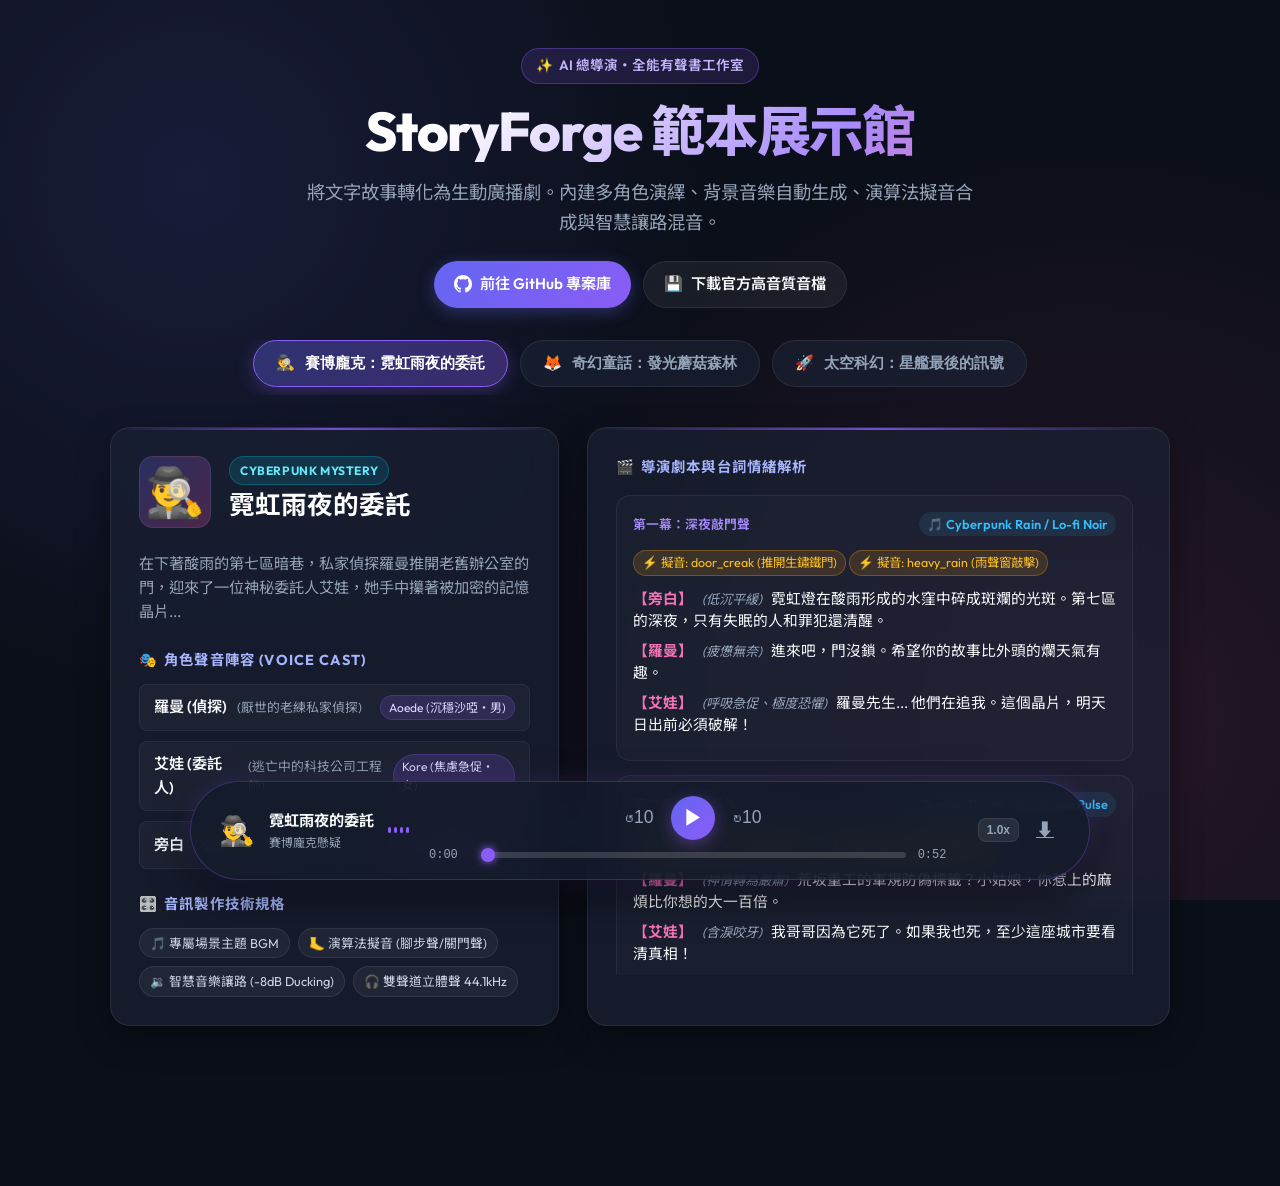
<file: docs/index.html>
<!DOCTYPE html>
<html lang="zh-TW">
<head>
  <meta charset="UTF-8">
  <meta name="viewport" content="width=device-width, initial-scale=1.0">
  <title>StoryForge 🎙️✨ 有聲書範本展示館</title>
  <meta name="description" content="StoryForge AI 總導演製作之高音質廣播劇與有聲書範本線上試聽。">
  <link rel="preconnect" href="https://fonts.googleapis.com">
  <link rel="preconnect" href="https://fonts.gstatic.com" crossorigin>
  <link href="https://fonts.googleapis.com/css2?family=Noto+Sans+TC:wght@400;500;700&family=Outfit:wght@400;600;700;800&display=swap" rel="stylesheet">
  <style>
    :root {
      --bg-primary: #0b0f19;
      --bg-secondary: #131a2a;
      --bg-card: rgba(26, 34, 52, 0.7);
      --bg-card-hover: rgba(35, 46, 70, 0.85);
      --accent-purple: #8b5cf6;
      --accent-indigo: #6366f1;
      --accent-pink: #ec4899;
      --accent-cyan: #06b6d4;
      --text-main: #f8fafc;
      --text-muted: #94a3b8;
      --border-subtle: rgba(255, 255, 255, 0.08);
      --border-glow: rgba(139, 92, 246, 0.3);
      --radius-sm: 8px;
      --radius-md: 14px;
      --radius-lg: 20px;
      --radius-full: 9999px;
    }

    * {
      box-sizing: border-box;
      margin: 0;
      padding: 0;
    }

    body {
      font-family: 'Outfit', 'Noto Sans TC', sans-serif;
      background: var(--bg-primary);
      color: var(--text-main);
      min-height: 100vh;
      line-height: 1.6;
      background-image: 
        radial-gradient(circle at 15% 20%, rgba(99, 102, 241, 0.15) 0%, transparent 40%),
        radial-gradient(circle at 85% 80%, rgba(236, 72, 153, 0.12) 0%, transparent 45%);
      background-attachment: fixed;
      padding-bottom: 120px;
    }

    header {
      padding: 48px 24px 32px;
      text-align: center;
      max-width: 1000px;
      margin: 0 auto;
    }

    .badge-pill {
      display: inline-flex;
      align-items: center;
      gap: 6px;
      padding: 6px 14px;
      background: rgba(139, 92, 246, 0.15);
      border: 1px solid rgba(139, 92, 246, 0.35);
      border-radius: var(--radius-full);
      font-size: 0.85rem;
      font-weight: 600;
      color: #c4b5fd;
      margin-bottom: 16px;
      backdrop-filter: blur(8px);
    }

    h1 {
      font-size: clamp(2.2rem, 5vw, 3.4rem);
      font-weight: 800;
      letter-spacing: -0.02em;
      line-height: 1.15;
      margin-bottom: 16px;
      background: linear-gradient(135deg, #ffffff 30%, #a78bfa 70%, #f472b6 100%);
      -webkit-background-clip: text;
      -webkit-text-fill-color: transparent;
    }

    .subtitle {
      font-size: 1.15rem;
      color: var(--text-muted);
      max-width: 680px;
      margin: 0 auto 24px;
    }

    .header-links {
      display: flex;
      justify-content: center;
      gap: 12px;
      flex-wrap: wrap;
    }

    .btn {
      display: inline-flex;
      align-items: center;
      gap: 8px;
      padding: 10px 20px;
      border-radius: var(--radius-full);
      font-size: 0.95rem;
      font-weight: 600;
      text-decoration: none;
      transition: all 0.2s ease;
      cursor: pointer;
      border: none;
    }

    .btn-primary {
      background: linear-gradient(135deg, var(--accent-indigo), var(--accent-purple));
      color: #fff;
      box-shadow: 0 4px 16px rgba(99, 102, 241, 0.35);
    }

    .btn-primary:hover {
      box-shadow: 0 6px 22px rgba(99, 102, 241, 0.55);
      transform: translateY(-2px);
    }

    .btn-secondary {
      background: rgba(255, 255, 255, 0.06);
      color: var(--text-main);
      border: 1px solid var(--border-subtle);
      backdrop-filter: blur(8px);
    }

    .btn-secondary:hover {
      background: rgba(255, 255, 255, 0.12);
      border-color: rgba(255, 255, 255, 0.2);
      transform: translateY(-2px);
    }

    main {
      max-width: 1100px;
      margin: 0 auto;
      padding: 0 20px;
    }

    /* Tab Switcher */
    .tabs-container {
      display: flex;
      justify-content: center;
      gap: 12px;
      margin-bottom: 32px;
      overflow-x: auto;
      padding-bottom: 8px;
    }

    .tab-btn {
      display: flex;
      align-items: center;
      gap: 10px;
      padding: 12px 22px;
      background: var(--bg-card);
      border: 1px solid var(--border-subtle);
      border-radius: var(--radius-full);
      color: var(--text-muted);
      font-size: 0.95rem;
      font-weight: 600;
      cursor: pointer;
      transition: all 0.25s ease;
      white-space: nowrap;
      backdrop-filter: blur(12px);
    }

    .tab-btn:hover {
      color: var(--text-main);
      border-color: var(--border-glow);
      background: var(--bg-card-hover);
    }

    .tab-btn.active {
      color: #fff;
      background: linear-gradient(135deg, rgba(99, 102, 241, 0.35), rgba(139, 92, 246, 0.35));
      border-color: var(--accent-purple);
      box-shadow: 0 4px 18px rgba(139, 92, 246, 0.3);
    }

    /* Showcase Layout */
    .showcase-grid {
      display: grid;
      grid-template-columns: 1fr 1.3fr;
      gap: 28px;
      margin-bottom: 40px;
    }

    @media (max-width: 860px) {
      .showcase-grid {
        grid-template-columns: 1fr;
      }
    }

    .glass-card {
      background: var(--bg-card);
      border: 1px solid var(--border-subtle);
      border-radius: var(--radius-lg);
      padding: 28px;
      backdrop-filter: blur(16px);
      box-shadow: 0 12px 32px rgba(0, 0, 0, 0.35);
      position: relative;
      overflow: hidden;
    }

    .glass-card::before {
      content: "";
      position: absolute;
      top: 0;
      left: 0;
      right: 0;
      height: 2px;
      background: linear-gradient(90deg, transparent, var(--accent-purple), transparent);
      opacity: 0.8;
    }

    /* Story Card Details */
    .story-header {
      display: flex;
      align-items: flex-start;
      gap: 18px;
      margin-bottom: 20px;
    }

    .story-avatar {
      font-size: 3rem;
      width: 72px;
      height: 72px;
      border-radius: var(--radius-md);
      display: flex;
      align-items: center;
      justify-content: center;
      background: linear-gradient(135deg, rgba(99, 102, 241, 0.25), rgba(236, 72, 153, 0.25));
      border: 1px solid var(--border-subtle);
      flex-shrink: 0;
    }

    .story-meta h2 {
      font-size: 1.6rem;
      font-weight: 700;
      margin-bottom: 6px;
      color: #fff;
    }

    .genre-tag {
      display: inline-block;
      padding: 4px 10px;
      border-radius: var(--radius-full);
      font-size: 0.75rem;
      font-weight: 700;
      text-transform: uppercase;
      letter-spacing: 0.05em;
      background: rgba(6, 182, 212, 0.15);
      color: #67e8f9;
      border: 1px solid rgba(6, 182, 212, 0.3);
    }

    .story-synopsis {
      color: var(--text-muted);
      font-size: 0.95rem;
      margin-bottom: 24px;
      line-height: 1.6;
    }

    .section-title {
      font-size: 0.9rem;
      text-transform: uppercase;
      letter-spacing: 0.08em;
      color: #a5b4fc;
      margin-bottom: 12px;
      font-weight: 700;
      display: flex;
      align-items: center;
      gap: 6px;
    }

    /* Cast List */
    .cast-list {
      display: flex;
      flex-direction: column;
      gap: 10px;
      margin-bottom: 24px;
    }

    .cast-item {
      display: flex;
      align-items: center;
      justify-content: space-between;
      padding: 10px 14px;
      border-radius: var(--radius-sm);
      background: rgba(255, 255, 255, 0.03);
      border: 1px solid rgba(255, 255, 255, 0.05);
    }

    .cast-info {
      display: flex;
      align-items: center;
      gap: 10px;
    }

    .cast-name {
      font-weight: 600;
      font-size: 0.95rem;
    }

    .cast-voice {
      font-size: 0.8rem;
      color: var(--text-muted);
    }

    .cast-badge {
      font-size: 0.75rem;
      padding: 2px 8px;
      border-radius: var(--radius-full);
      background: rgba(139, 92, 246, 0.18);
      color: #ddd6fe;
      border: 1px solid rgba(139, 92, 246, 0.25);
    }

    /* Sound Features */
    .audio-features {
      display: flex;
      flex-wrap: wrap;
      gap: 8px;
      margin-top: 12px;
    }

    .feat-pill {
      font-size: 0.8rem;
      padding: 4px 10px;
      border-radius: var(--radius-full);
      background: rgba(255, 255, 255, 0.05);
      color: #cbd5e1;
      border: 1px solid rgba(255, 255, 255, 0.08);
    }

    /* Script Preview */
    .script-container {
      max-height: 480px;
      overflow-y: auto;
      padding-right: 8px;
      display: flex;
      flex-direction: column;
      gap: 14px;
    }

    .script-container::-webkit-scrollbar {
      width: 6px;
    }

    .script-container::-webkit-scrollbar-thumb {
      background: rgba(255, 255, 255, 0.15);
      border-radius: var(--radius-full);
    }

    .scene-card {
      background: rgba(255, 255, 255, 0.02);
      border: 1px solid rgba(255, 255, 255, 0.06);
      border-radius: var(--radius-md);
      padding: 16px;
    }

    .scene-meta {
      display: flex;
      align-items: center;
      justify-content: space-between;
      margin-bottom: 10px;
      font-size: 0.8rem;
      color: #a78bfa;
      font-weight: 600;
    }

    .scene-bgm {
      display: inline-flex;
      align-items: center;
      gap: 4px;
      color: #38bdf8;
      background: rgba(56, 189, 248, 0.1);
      padding: 2px 8px;
      border-radius: var(--radius-full);
    }

    .dialogue-item {
      margin-bottom: 8px;
      font-size: 0.92rem;
      line-height: 1.5;
    }

    .speaker-tag {
      font-weight: 700;
      color: #f472b6;
      margin-right: 6px;
    }

    .emotion-tag {
      color: #94a3b8;
      font-size: 0.82rem;
      font-style: italic;
      margin-right: 6px;
    }

    .foley-badge {
      display: inline-flex;
      align-items: center;
      gap: 4px;
      font-size: 0.78rem;
      padding: 2px 8px;
      border-radius: var(--radius-full);
      background: rgba(245, 158, 11, 0.15);
      color: #fbbf24;
      border: 1px solid rgba(245, 158, 11, 0.3);
      margin: 4px 0;
    }

    /* Fixed Sticky Player Bar */
    .player-dock {
      position: fixed;
      bottom: 20px;
      left: 50%;
      transform: translateX(-50%);
      width: min(94%, 900px);
      background: rgba(19, 26, 42, 0.85);
      border: 1px solid var(--border-glow);
      border-radius: var(--radius-full);
      padding: 14px 28px;
      backdrop-filter: blur(20px);
      box-shadow: 0 16px 40px rgba(0, 0, 0, 0.5), 0 0 24px rgba(139, 92, 246, 0.2);
      display: flex;
      align-items: center;
      justify-content: space-between;
      gap: 20px;
      z-index: 100;
    }

    .dock-story-info {
      display: flex;
      align-items: center;
      gap: 14px;
      min-width: 180px;
    }

    .dock-icon {
      font-size: 1.8rem;
    }

    .dock-title {
      font-weight: 700;
      font-size: 0.95rem;
      white-space: nowrap;
      overflow: hidden;
      text-overflow: ellipsis;
      max-width: 140px;
    }

    .dock-genre {
      font-size: 0.75rem;
      color: var(--text-muted);
    }

    .dock-controls {
      display: flex;
      flex-direction: column;
      align-items: center;
      flex: 1;
      gap: 6px;
    }

    .control-buttons {
      display: flex;
      align-items: center;
      gap: 16px;
    }

    .ctrl-btn {
      background: transparent;
      border: none;
      color: var(--text-muted);
      font-size: 1.1rem;
      cursor: pointer;
      display: flex;
      align-items: center;
      justify-content: center;
      width: 32px;
      height: 32px;
      border-radius: 50%;
      transition: all 0.2s;
    }

    .ctrl-btn:hover {
      color: #fff;
      background: rgba(255, 255, 255, 0.1);
    }

    .play-btn {
      width: 44px;
      height: 44px;
      border-radius: 50%;
      background: linear-gradient(135deg, var(--accent-indigo), var(--accent-purple));
      color: #fff;
      font-size: 1.3rem;
      box-shadow: 0 4px 16px rgba(139, 92, 246, 0.4);
    }

    .play-btn:hover {
      transform: scale(1.08);
      box-shadow: 0 6px 20px rgba(139, 92, 246, 0.6);
      color: #fff;
    }

    /* Waveform & Progress */
    .progress-bar-wrap {
      display: flex;
      align-items: center;
      width: 100%;
      gap: 12px;
    }

    .time-text {
      font-size: 0.75rem;
      font-family: monospace;
      color: var(--text-muted);
      min-width: 40px;
    }

    .seek-slider {
      flex: 1;
      height: 6px;
      -webkit-appearance: none;
      background: rgba(255, 255, 255, 0.15);
      border-radius: var(--radius-full);
      outline: none;
      cursor: pointer;
    }

    .seek-slider::-webkit-slider-thumb {
      -webkit-appearance: none;
      width: 14px;
      height: 14px;
      border-radius: 50%;
      background: var(--accent-purple);
      cursor: pointer;
      box-shadow: 0 0 8px var(--accent-purple);
    }

    .dock-actions {
      display: flex;
      align-items: center;
      gap: 10px;
    }

    .rate-btn {
      background: rgba(255, 255, 255, 0.08);
      border: 1px solid var(--border-subtle);
      color: var(--text-muted);
      padding: 4px 8px;
      border-radius: var(--radius-sm);
      font-size: 0.75rem;
      cursor: pointer;
      font-weight: 600;
    }

    .rate-btn:hover {
      color: #fff;
      background: rgba(255, 255, 255, 0.15);
    }

    .toast {
      position: fixed;
      top: 24px;
      right: 24px;
      background: rgba(26, 34, 52, 0.95);
      border: 1px solid var(--accent-purple);
      color: #fff;
      padding: 12px 20px;
      border-radius: var(--radius-md);
      box-shadow: 0 10px 25px rgba(0,0,0,0.4);
      display: none;
      z-index: 200;
      font-size: 0.9rem;
      backdrop-filter: blur(10px);
    }

    /* Wave visualizer animation */
    .wave-bars {
      display: flex;
      align-items: center;
      gap: 3px;
      height: 16px;
    }

    .wave-bar {
      width: 3px;
      height: 6px;
      background: var(--accent-purple);
      border-radius: 2px;
      transition: height 0.2s ease;
    }

    .playing .wave-bar:nth-child(1) { animation: wave 1s infinite ease-in-out; }
    .playing .wave-bar:nth-child(2) { animation: wave 0.8s infinite ease-in-out 0.2s; }
    .playing .wave-bar:nth-child(3) { animation: wave 1.2s infinite ease-in-out 0.4s; }
    .playing .wave-bar:nth-child(4) { animation: wave 0.9s infinite ease-in-out 0.1s; }

    @keyframes wave {
      0%, 100% { height: 4px; }
      50% { height: 16px; }
    }
  </style>
</head>
<body>

  <header>
    <div class="badge-pill">
      <span>✨</span> AI 總導演・全能有聲書工作室
    </div>
    <h1>StoryForge 範本展示館</h1>
    <p class="subtitle">
      將文字故事轉化為生動廣播劇。內建多角色演繹、背景音樂自動生成、演算法擬音合成與智慧讓路混音。
    </p>
    <div class="header-links">
      <a href="https://github.com/jonascheng/storyforge-studio" target="_blank" class="btn btn-primary" id="btn-github-repo">
        <svg height="18" width="18" viewBox="0 0 16 16" fill="currentColor">
          <path d="M8 0C3.58 0 0 3.58 0 8c0 3.54 2.29 6.53 5.47 7.59.4.07.55-.17.55-.38 0-.19-.01-.82-.01-1.49-2.01.37-2.53-.49-2.69-.94-.09-.23-.48-.94-.82-1.13-.28-.15-.68-.52-.01-.53.63-.01 1.08.58 1.23.82.72 1.21 1.87.87 2.33.66.07-.52.28-.87.51-1.07-1.78-.2-3.64-.89-3.64-3.95 0-.87.31-1.59.82-2.15-.08-.2-.36-1.02.08-2.12 0 0 .67-.21 2.2.82.64-.18 1.32-.27 2-.27.68 0 1.36.09 2 .27 1.53-1.04 2.2-.82 2.2-.82.44 1.1.16 1.92.08 2.12.51.56.82 1.27.82 2.15 0 3.07-1.87 3.75-3.65 3.95.29.25.54.73.54 1.48 0 1.07-.01 1.93-.01 2.2 0 .21.15.46.55.38A8.013 8.013 0 0016 8c0-4.42-3.58-8-8-8z"/>
        </svg>
        前往 GitHub 專案庫
      </a>
      <a href="https://github.com/jonascheng/storyforge-studio/releases/tag/audiobook-samples" target="_blank" class="btn btn-secondary" id="btn-releases-download">
        <span>💾</span> 下載官方高音質音檔
      </a>
    </div>
  </header>

  <main>
    <!-- Story Tabs -->
    <div class="tabs-container" id="story-tabs">
      <button class="tab-btn active" data-story="0" id="tab-story-0">
        <span>🕵️‍♂️</span> 賽博龐克：霓虹雨夜的委託
      </button>
      <button class="tab-btn" data-story="1" id="tab-story-1">
        <span>🦊</span> 奇幻童話：發光蘑菇森林
      </button>
      <button class="tab-btn" data-story="2" id="tab-story-2">
        <span>🚀</span> 太空科幻：星艦最後的訊號
      </button>
    </div>

    <!-- Showcase Grid -->
    <div class="showcase-grid">
      <!-- Left: Story Details & Cast -->
      <div class="glass-card">
        <div class="story-header">
          <div class="story-avatar" id="story-icon">🕵️‍♂️</div>
          <div class="story-meta">
            <span class="genre-tag" id="story-genre">Cyberpunk Mystery</span>
            <h2 id="story-title">霓虹雨夜的委託</h2>
          </div>
        </div>

        <p class="story-synopsis" id="story-synopsis">
          在下著酸雨的第七區暗巷，私家偵探羅曼推開老舊辦公室的門，迎來了一位神秘委託人艾娃，她手中攥著被加密的記憶晶片...
        </p>

        <div class="section-title">
          <span>🎭</span> 角色聲音陣容 (Voice Cast)
        </div>
        <div class="cast-list" id="story-cast">
          <!-- Cast items injected by JS -->
        </div>

        <div class="section-title">
          <span>🎛️</span> 音訊製作技術規格
        </div>
        <div class="audio-features" id="story-tech">
          <span class="feat-pill">🎵 專屬場景主題 BGM</span>
          <span class="feat-pill">🦶 演算法擬音 (腳步聲/關門聲)</span>
          <span class="feat-pill">🔉 智慧音樂讓路 (-8dB Ducking)</span>
          <span class="feat-pill">🎧 雙聲道立體聲 44.1kHz</span>
        </div>
      </div>

      <!-- Right: Script & Emotion Breakdown -->
      <div class="glass-card">
        <div class="section-title" style="margin-bottom: 16px;">
          <span>🎬</span> 導演劇本與台詞情緒解析
        </div>
        <div class="script-container" id="story-script">
          <!-- Scenes & dialogues injected by JS -->
        </div>
      </div>
    </div>
  </main>

  <!-- Sticky Dock Player -->
  <div class="player-dock" id="player-dock">
    <div class="dock-story-info">
      <div class="dock-icon" id="dock-icon">🕵️‍♂️</div>
      <div>
        <div class="dock-title" id="dock-title">霓虹雨夜的委託</div>
        <div class="dock-genre" id="dock-genre">賽博龐克懸疑</div>
      </div>
      <div class="wave-bars" id="wave-bars">
        <div class="wave-bar"></div>
        <div class="wave-bar"></div>
        <div class="wave-bar"></div>
        <div class="wave-bar"></div>
      </div>
    </div>

    <div class="dock-controls">
      <div class="control-buttons">
        <button class="ctrl-btn" id="btn-rewind" title="倒轉 10 秒">↺10</button>
        <button class="ctrl-btn play-btn" id="btn-play" title="播放/暫停">▶</button>
        <button class="ctrl-btn" id="btn-forward" title="快轉 10 秒">↻10</button>
      </div>
      <div class="progress-bar-wrap">
        <span class="time-text" id="time-current">0:00</span>
        <input type="range" class="seek-slider" id="seek-slider" min="0" max="100" value="0">
        <span class="time-text" id="time-duration">0:00</span>
      </div>
    </div>

    <div class="dock-actions">
      <button class="rate-btn" id="btn-speed">1.0x</button>
      <a class="ctrl-btn" id="btn-download" title="下載此範本 MP3" href="#" download>
        ⬇️
      </a>
    </div>
  </div>

  <audio id="audio-player" preload="metadata"></audio>
  <div class="toast" id="toast-msg"></div>

  <script>
    // Sample Data
    const stories = [
      {
        id: "sample-01-cyberpunk-detective",
        title: "霓虹雨夜的委託",
        genre: "賽博龐克懸疑",
        genreTag: "Cyberpunk Mystery",
        icon: "🕵️‍♂️",
        synopsis: "在下著酸雨的第七區暗巷，私家偵探羅曼推開老舊辦公室的門，迎來了一位神秘委託人艾娃，她手中攥著被加密的記憶晶片...",
        audioSrc: "audio/sample-01-cyberpunk-detective.mp3",
        releaseUrl: "https://github.com/jonascheng/storyforge-studio/releases/download/audiobook-samples/sample-01-cyberpunk-detective.mp3",
        cast: [
          { name: "羅曼 (偵探)", voice: "Aoede (沉穩沙啞・男)", desc: "厭世的老練私家偵探" },
          { name: "艾娃 (委託人)", voice: "Kore (焦慮急促・女)", desc: "逃亡中的科技公司工程師" },
          { name: "旁白", voice: "Fenrir (冷靜深沉・男)", desc: "冷眼記錄夜城百態" }
        ],
        scenes: [
          {
            sceneNum: "第一幕：深夜敲門聲",
            bgm: "Cyberpunk Rain / Lo-fi Noir",
            foley: ["door_creak (推開生鏽鐵門)", "heavy_rain (雨聲窗敲擊)"],
            lines: [
              { speaker: "旁白", emotion: "低沉平緩", text: "霓虹燈在酸雨形成的水窪中碎成斑斕的光斑。第七區的深夜，只有失眠的人和罪犯還清醒。" },
              { speaker: "羅曼", emotion: "疲憊無奈", text: "進來吧，門沒鎖。希望你的故事比外頭的爛天氣有趣。" },
              { speaker: "艾娃", emotion: "呼吸急促、極度恐懼", text: "羅曼先生... 他們在追我。這個晶片，明天日出前必須破解！" }
            ]
          },
          {
            sceneNum: "第二幕：加密晶片",
            bgm: "Tension Drone / Electronic Pulse",
            foley: ["glass_clink (酒杯放下)", "glitch (全息介面閃爍)"],
            lines: [
              { speaker: "羅曼", emotion: "神情轉為嚴肅", text: "荒坂重工的軍規防偽標籤？小姑娘，你惹上的麻煩比你想的大一百倍。" },
              { speaker: "艾娃", emotion: "含淚咬牙", text: "我哥哥因為它死了。如果我也死，至少這座城市要看清真相！" }
            ]
          }
        ]
      },
      {
        id: "sample-02-forest-whisper",
        title: "發光蘑菇森林的秘密",
        genre: "奇幻童話冒險",
        genreTag: "Fantasy Tale",
        icon: "🦊",
        synopsis: "小狐狸皮皮為了尋找治好森林水源的解藥，孤身踏入連貓頭鷹長老都不敢靠近的永夜迷霧幽谷...",
        audioSrc: "audio/sample-02-forest-whisper.mp3",
        releaseUrl: "https://github.com/jonascheng/storyforge-studio/releases/download/audiobook-samples/sample-02-forest-whisper.mp3",
        cast: [
          { name: "皮皮 (小狐狸)", voice: "Puck (童趣好奇・男)", desc: "勇敢無畏的幼狐冒險家" },
          { name: "樹長老", voice: "Charon (厚重溫暖・男)", desc: "沉睡千年的古橡樹精靈" },
          { name: "旁白", voice: "Aoede (溫柔說書人・女)", desc: "如床邊故事般溫暖治癒" }
        ],
        scenes: [
          {
            sceneNum: "第一幕：迷霧與螢光",
            bgm: "Forest Melody / Enchanted Harp",
            foley: ["footsteps_grass (踩在柔軟青苔上的腳步聲)", "wind_chime (螢光孢子飄落微鳴)"],
            lines: [
              { speaker: "旁白", emotion: "輕柔神秘", text: "當最後一抹夕陽落下，整座黑森林的地面泛起了淺藍色的微光。" },
              { speaker: "皮皮", emotion: "充滿好奇且小心翼翼", text: "哇！長老說發光的蘑菇會唱歌... 難道真的就是這裡嗎？" }
            ]
          },
          {
            sceneNum: "第二幕：古樹甦醒",
            bgm: "Ancient Mystery / Deep Ambient",
            foley: ["wood_creak (巨大古木軀幹挪動聲)", "rumble (低頻泥土震動)"],
            lines: [
              { speaker: "樹長老", emotion: "緩慢深遠如鐘鳴", text: "小傢伙... 已經三百年，沒有生命敢向老朽提問了..." },
              { speaker: "皮皮", emotion: "挺起胸膛鼓起勇氣", text: "樹爺爺！村裡的小鹿都生病了，請告訴我精靈之泉在哪裡！" }
            ]
          }
        ]
      },
      {
        id: "sample-03-space-odyssey",
        title: "星艦最後的訊號",
        genre: "太空科幻紀事",
        genreTag: "Sci-Fi Drama",
        icon: "🚀",
        synopsis: "開拓號探索艦在跨越柯伊伯帶時遭遇未知重力異常，艦長在主動力爐熄火前夕，向地球發出最後的記錄報告...",
        audioSrc: "audio/sample-03-space-odyssey.mp3",
        releaseUrl: "https://github.com/jonascheng/storyforge-studio/releases/download/audiobook-samples/sample-03-space-odyssey.mp3",
        cast: [
          { name: "艦長馬克", voice: "Zephyr (剛毅深情・男)", desc: "責任重大的開拓號指揮官" },
          { name: "AI 艦載主機", voice: "Kore (清冷客觀・女)", desc: "計算機演算智慧系統" }
        ],
        scenes: [
          {
            sceneNum: "第一幕：動力中斷",
            bgm: "Deep Space Void / Slow Strings",
            foley: ["alarm_beep (遠處系統告警逼逼聲)", "hydraulic_vent (艙門洩壓沉重音)"],
            lines: [
              { speaker: "AI 艦載主機", emotion: "機械式平靜", text: "警告：三號核聚變反應堆已停機。距離太陽引力井逃逸窗口剩餘三分十二秒。" },
              { speaker: "艦長馬克", emotion: "深呼吸後平靜坦然", text: "啟動應急天線黑盒子。把這段語音訊號... 設為最高優先級廣播。" }
            ]
          },
          {
            sceneNum: "第二幕：航行日誌錄音",
            bgm: "Emotional Ambient / Piano Solo",
            foley: ["radio_static (微弱宇宙射線雜音)"],
            lines: [
              { speaker: "艦長馬克", emotion: "溫柔而堅毅", text: "地球指揮中心，這裡是開拓號。我們在未知星雲邊緣看見了光芒... 不要害怕黑暗，孩子們，人類的腳步絕不會在此停下。" }
            ]
          }
        ]
      }
    ];

    let currentStoryIdx = 0;
    const audio = document.getElementById("audio-player");
    const playBtn = document.getElementById("btn-play");
    const seekSlider = document.getElementById("seek-slider");
    const timeCurrent = document.getElementById("time-current");
    const timeDuration = document.getElementById("time-duration");
    const speedBtn = document.getElementById("btn-speed");
    const rewindBtn = document.getElementById("btn-rewind");
    const forwardBtn = document.getElementById("btn-forward");
    const downloadBtn = document.getElementById("btn-download");
    const waveBars = document.getElementById("wave-bars");
    const toast = document.getElementById("toast-msg");

    const speeds = [1.0, 1.25, 1.5, 0.8];
    let speedIdx = 0;

    function showToast(msg) {
      toast.textContent = msg;
      toast.style.display = "block";
      setTimeout(() => { toast.style.display = "none"; }, 3500);
    }

    function formatTime(secs) {
      if (isNaN(secs)) return "0:00";
      const m = Math.floor(secs / 60);
      const s = Math.floor(secs % 60);
      return `${m}:${s < 10 ? '0' : ''}${s}`;
    }

    function renderStory(idx) {
      currentStoryIdx = idx;
      const s = stories[idx];

      // Update tabs
      document.querySelectorAll(".tab-btn").forEach((btn, i) => {
        btn.classList.toggle("active", i === idx);
      });

      // Update left card
      document.getElementById("story-icon").textContent = s.icon;
      document.getElementById("story-genre").textContent = s.genreTag;
      document.getElementById("story-title").textContent = s.title;
      document.getElementById("story-synopsis").textContent = s.synopsis;

      // Update cast
      const castContainer = document.getElementById("story-cast");
      castContainer.innerHTML = s.cast.map(c => `
        <div class="cast-item">
          <div class="cast-info">
            <span class="cast-name">${c.name}</span>
            <span class="cast-voice">(${c.desc})</span>
          </div>
          <span class="cast-badge">${c.voice}</span>
        </div>
      `).join("");

      // Update script
      const scriptContainer = document.getElementById("story-script");
      scriptContainer.innerHTML = s.scenes.map(sc => `
        <div class="scene-card">
          <div class="scene-meta">
            <span>${sc.sceneNum}</span>
            <span class="scene-bgm">🎵 ${sc.bgm}</span>
          </div>
          ${sc.foley && sc.foley.length ? `
            <div style="margin-bottom: 8px;">
              ${sc.foley.map(f => `<span class="foley-badge">⚡ 擬音: ${f}</span>`).join(" ")}
            </div>
          ` : ''}
          ${sc.lines.map(l => `
            <div class="dialogue-item">
              <span class="speaker-tag">【${l.speaker}】</span>
              <span class="emotion-tag">(${l.emotion})</span>
              <span>${l.text}</span>
            </div>
          `).join("")}
        </div>
      `).join("");

      // Update player dock info
      document.getElementById("dock-icon").textContent = s.icon;
      document.getElementById("dock-title").textContent = s.title;
      document.getElementById("dock-genre").textContent = s.genre;
      downloadBtn.href = s.audioSrc;
      downloadBtn.setAttribute("download", `${s.id}.mp3`);

      // Update audio source
      const wasPlaying = !audio.paused;
      audio.src = s.audioSrc;
      seekSlider.value = 0;
      timeCurrent.textContent = "0:00";
      timeDuration.textContent = "0:00";

      if (wasPlaying) {
        audio.play().catch(e => {
          showToast("💡 範本音檔正在由 GitHub Release 準備中，可先瀏覽豐富劇本！");
        });
      }
    }

    // Player events
    playBtn.addEventListener("click", () => {
      if (audio.paused) {
        audio.play().then(() => {
          playBtn.textContent = "⏸";
          waveBars.classList.add("playing");
        }).catch(err => {
          console.warn("Direct play failed, trying fallback:", err);
          const s = stories[currentStoryIdx];
          if (audio.src !== s.releaseUrl && s.releaseUrl) {
            audio.src = s.releaseUrl;
            audio.play().then(() => {
              playBtn.textContent = "⏸";
              waveBars.classList.add("playing");
            }).catch(e => {
              showToast("⚠️ 暫時無法播放，請確認網路連線或直接下載 MP3");
            });
          } else {
            showToast("⚠️ 暫時無法播放，請確認網路連線或直接下載 MP3");
          }
        });
      } else {
        audio.pause();
        playBtn.textContent = "▶";
        waveBars.classList.remove("playing");
      }
    });

    audio.addEventListener("play", () => {
      playBtn.textContent = "⏸";
      waveBars.classList.add("playing");
    });

    audio.addEventListener("pause", () => {
      playBtn.textContent = "▶";
      waveBars.classList.remove("playing");
    });

    audio.addEventListener("ended", () => {
      playBtn.textContent = "▶";
      waveBars.classList.remove("playing");
      seekSlider.value = 0;
      timeCurrent.textContent = "0:00";
    });

    audio.addEventListener("error", () => {
      const s = stories[currentStoryIdx];
      if (audio.src !== s.releaseUrl && s.releaseUrl) {
        audio.src = s.releaseUrl;
        audio.load();
      }
    });

    audio.addEventListener("timeupdate", () => {
      if (!isNaN(audio.duration)) {
        seekSlider.value = (audio.currentTime / audio.duration) * 100;
        timeCurrent.textContent = formatTime(audio.currentTime);
      }
    });

    audio.addEventListener("loadedmetadata", () => {
      timeDuration.textContent = formatTime(audio.duration);
    });

    seekSlider.addEventListener("input", () => {
      if (!isNaN(audio.duration)) {
        audio.currentTime = (seekSlider.value / 100) * audio.duration;
      }
    });

    rewindBtn.addEventListener("click", () => {
      audio.currentTime = Math.max(0, audio.currentTime - 10);
    });

    forwardBtn.addEventListener("click", () => {
      audio.currentTime = Math.min(audio.duration || 100, audio.currentTime + 10);
    });

    speedBtn.addEventListener("click", () => {
      speedIdx = (speedIdx + 1) % speeds.length;
      const spd = speeds[speedIdx];
      audio.playbackRate = spd;
      speedBtn.textContent = `${spd}x`;
    });

    // Tab buttons click
    document.getElementById("story-tabs").addEventListener("click", (e) => {
      const btn = e.target.closest(".tab-btn");
      if (btn) {
        const idx = parseInt(btn.dataset.story, 10);
        renderStory(idx);
      }
    });

    // Initialize
    renderStory(0);
  </script>
</body>
</html>
</file>
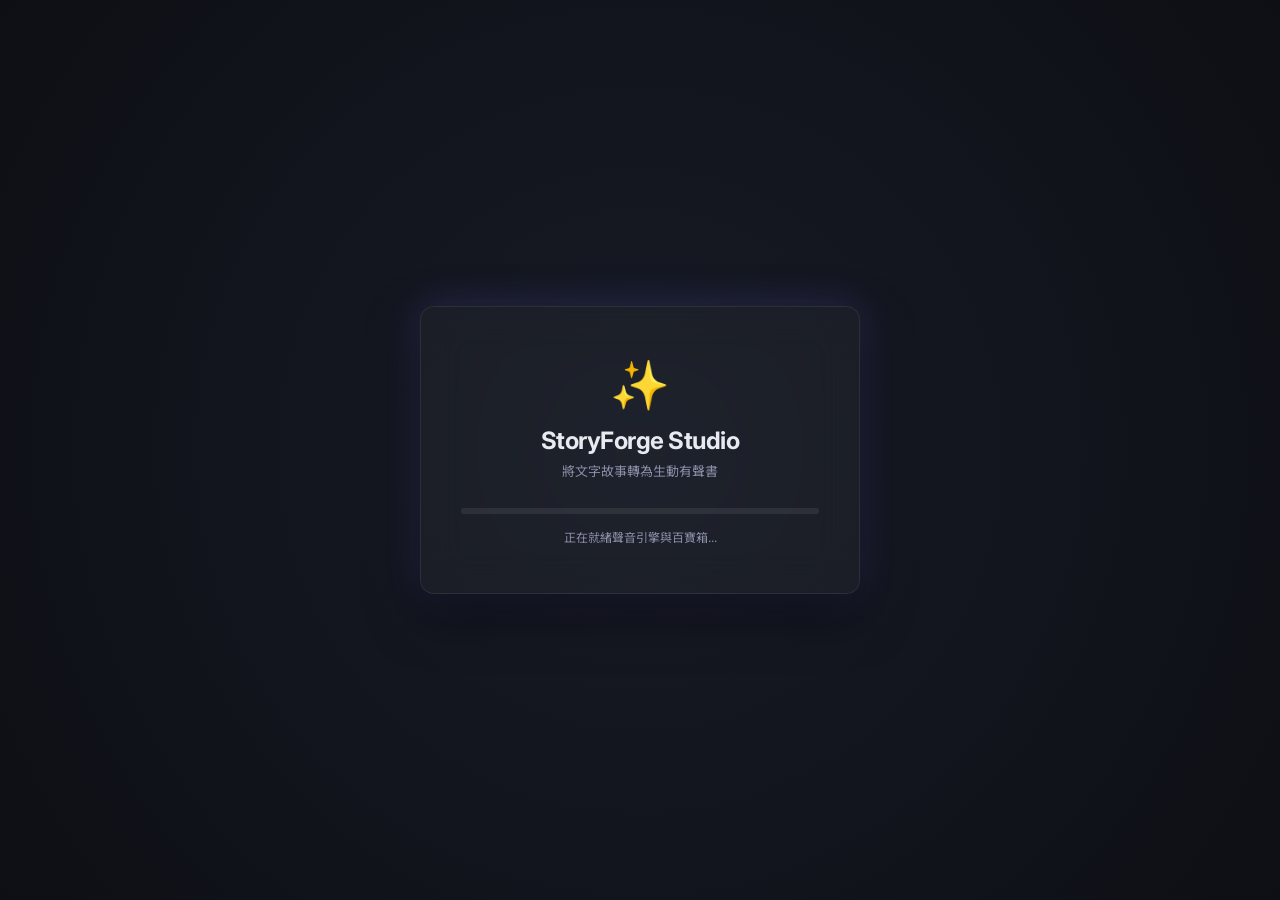
<file: ui/index.html>
<!DOCTYPE html>
<html lang="zh-TW">
<head>
    <meta charset="UTF-8">
    <meta name="viewport" content="width=device-width, initial-scale=1.0">
    <title>StoryForge</title>
    <link href="https://fonts.googleapis.com/css2?family=Inter:wght@400;500;600;700&family=Noto+Sans+TC:wght@400;500;700&display=swap" rel="stylesheet">
    <link rel="stylesheet" href="style.css">
</head>
<body>
    <!-- App Startup Splash Screen -->
    <div id="splashScreen" class="splash-screen">
        <div class="splash-content glass-panel">
            <div class="splash-logo">✨</div>
            <h1 class="splash-title">StoryForge Studio</h1>
            <p class="splash-subtitle">將文字故事轉為生動有聲書</p>
            <div class="splash-progress-track">
                <div id="splashProgressBar" class="splash-progress-bar"></div>
            </div>
            <p id="splashStatus" class="splash-status">正在就緒聲音引擎與百寶箱...</p>
        </div>
    </div>

    <div class="app-container">
        <header class="glass-panel main-header">
            <div class="logo">
                <span class="logo-icon">✨</span>
                <h1>StoryForge</h1>
            </div>
            <div class="settings-btn" id="btnSettings">⚙️ 設定</div>
        </header>

        <div class="scroll-area" id="mainScrollArea">
            <main class="main-content">
                <!-- Step 1: 貼上故事想法 -->
            <div class="card editor-card" id="step1Section">
                <h2>1. 輸入故事想法</h2>
                <textarea id="storyInput" placeholder="例如：一個關於會說話的貓和失憶魔法師的冒險故事..."></textarea>
                <div class="story-name-row" style="display: none;">
                    <label for="storyNameInput">故事名稱</label>
                    <input type="text" id="storyNameInput" placeholder="AI 將自動產生，或手動輸入">
                </div>
                <div class="action-row" style="display: flex; gap: 10px; margin-top: 15px;">
                    <button class="primary-btn" id="btnExpandStory">
                        <span class="btn-text">✍️ AI 撰寫劇本</span>
                        <span class="btn-loader hidden">撰寫中...</span>
                    </button>
                    <button class="secondary-btn" id="btnLoadScreenplay" title="若之前已分析過，可直接載入進度">
                        <span class="btn-text">📂 載入舊劇本</span>
                        <span class="btn-loader hidden">讀取中...</span>
                    </button>
                </div>
            </div>

            <!-- Step 2: 故事劇本編輯區 (Story Script) -->
            <div class="card hidden" id="storyScriptSection">
                <div class="scenes-header">
                    <h2>2. 故事劇本確認</h2>
                    <span class="story-name-badge" id="storyScriptTitleBadge"></span>
                </div>
                
                <div style="margin-top: 15px;">
                    <div class="textarea-header" style="display: flex; justify-content: space-between; align-items: center; margin-bottom: 5px;">
                        <label style="font-weight: bold;">故事內容</label>
                        <button class="scene-regen-btn btn-zoom" data-target="storyScriptText" data-title="故事內容" title="全螢幕編輯">🔍 放大</button>
                    </div>
                    <textarea id="storyScriptText" class="editor-textarea" style="min-height: 200px; margin-bottom: 15px;"></textarea>
                    
                    <div class="textarea-header" style="display: flex; justify-content: space-between; align-items: center; margin-bottom: 5px;">
                        <label style="font-weight: bold;">角色設定</label>
                        <button class="scene-regen-btn" id="btnAddCharacter" title="新增角色">➕ 新增角色</button>
                    </div>
                    <div id="charactersContainer" style="display: flex; flex-direction: column; gap: 10px; margin-bottom: 15px;"></div>
                    
                    <div class="textarea-header" style="display: flex; justify-content: space-between; align-items: center; margin-bottom: 5px;">
                        <label style="font-weight: bold;">世界觀規則</label>
                        <button class="scene-regen-btn btn-zoom" data-target="storyScriptWorldview" data-title="世界觀規則" title="全螢幕編輯">🔍 放大</button>
                    </div>
                    <textarea id="storyScriptWorldview" class="editor-textarea" style="min-height: 80px; margin-bottom: 15px;"></textarea>
                </div>

                <div class="tweak-row" style="display: flex; gap: 10px; margin-bottom: 20px; align-items: center; background: rgba(0,0,0,0.05); padding: 10px; border-radius: 8px;">
                    <input type="text" id="tweakInput" placeholder="例如：讓結局更感人、加入一個反派角色..." style="flex: 1; padding: 8px; border: 1px solid var(--border-color); border-radius: 4px;">
                    <button class="secondary-btn" id="btnTweakStory">
                        <span class="btn-text">✨ 讓 AI 重寫</span>
                        <span class="btn-loader hidden">重寫中...</span>
                    </button>
                    <button class="secondary-btn" id="btnUndoTweak" title="復原至上一個版本" disabled>
                        <span>↩️ 復原</span>
                    </button>
                </div>

                <div class="final-actions" style="border-top: 1px solid var(--border-color); padding-top: 15px;">
                    <button class="primary-btn pulse" id="btnBreakdown">
                        <span class="btn-text">🎬 確認劇本，產生廣播劇</span>
                        <span class="btn-loader hidden">分析中...</span>
                    </button>
                </div>
            </div>

            <!-- Step 3: 場景編輯區 -->
            <div class="card scenes-card hidden" id="scenesSection">
                <div class="scenes-header">
                    <h2>3. 廣播劇本編輯區</h2>
                    <span class="story-name-badge" id="storyNameBadge"></span>
                </div>
                <div class="scenes-list" id="scenesList">
                    <!-- Scene cards injected here -->
                </div>
                <div class="final-actions">
                    <button class="primary-btn pulse" id="btnMixFinal">
                        <span class="btn-text">🔊 產出完整有聲書</span>
                        <span class="btn-loader hidden">合併中...</span>
                    </button>
                </div>
            </div>
        </main>
        </div>
    </div>

    <!-- Story Selector Modal -->
    <div class="modal hidden" id="storySelectorModal">
        <div class="modal-content glass-panel story-selector-modal">
            <div class="story-selector-header">
                <h2>📂 載入既有故事</h2>
                <p>請點選要繼續製作的故事，或直接從電腦中瀏覽選取資料夾。</p>
            </div>
            <div class="story-list-container" id="storyListContainer">
                <!-- Story items injected here -->
            </div>
            <div class="modal-actions story-selector-actions">
                <button class="secondary-btn" id="btnBrowseFolder">
                    <span>📁 從電腦資料夾瀏覽...</span>
                </button>
                <button class="secondary-btn" id="btnCloseStorySelector">關閉</button>
            </div>
        </div>
    </div>

    <!-- Settings Modal -->
    <div class="modal hidden" id="settingsModal">
        <div class="modal-content glass-panel">
            <h2>一般設定</h2>
            <p>請輸入您的 Gemini API 通行證，我們會幫您記住。<br>
               <span style="font-size: 12px; color: var(--text-muted);">
                   (點擊 <a href="https://aistudio.google.com/" target="_blank" style="color: var(--primary-color);">Google AI Studio</a> 領取免費通行證)
               </span>
            </p>
            <input type="password" id="apiKeyInput" placeholder="AIzaSy...">
            <div style="margin-top: 15px;">
                <label for="thinkingLevelSelect">思考深度 (Thinking Level)</label>
                <select id="thinkingLevelSelect" style="width: 100%; padding: 8px; margin-top: 5px; border-radius: 4px; border: 1px solid #ccc; background: rgba(255, 255, 255, 0.9);">
                    <option value="MEDIUM">MEDIUM (預設)</option>
                    <option value="LOW">LOW (較快但較淺)</option>
                </select>
            </div>
            <div style="margin-top: 15px;">
                <label for="pauseSecondsSelect">場景間隔停頓 (秒)</label>
                <select id="pauseSecondsSelect" style="width: 100%; padding: 8px; margin-top: 5px; border-radius: 4px; border: 1px solid #ccc; background: rgba(255, 255, 255, 0.9);">
                    <option value="1">1 秒 (預設)</option>
                    <option value="2">2 秒</option>
                    <option value="3">3 秒</option>
                    <option value="4">4 秒</option>
                    <option value="5">5 秒</option>
                </select>
            </div>
            <div class="modal-actions" style="margin-top: 20px;">
                <button class="secondary-btn" id="btnCloseSettings">取消</button>
                <button class="primary-btn" id="btnSaveSettings">儲存</button>
            </div>
        </div>
    </div>

    <!-- Loading Modal -->
    <div class="modal hidden" id="loadingModal">
        <div class="modal-content glass-panel loading-modal">
            <div class="spinner"></div>
            <h2 id="loadingText">AI 導演正在處理中...</h2>
            <p id="loadingSubtext">請稍候</p>
        </div>
    </div>

    <!-- Zoom Modal -->
    <div class="modal hidden" id="zoomModal">
        <div class="modal-content glass-panel" style="width: 800px; max-width: 95vw; height: 80vh; display: flex; flex-direction: column;">
            <h2 id="zoomModalTitle">編輯</h2>
            <textarea id="zoomModalTextarea" class="editor-textarea" style="flex: 1; margin-bottom: 20px; resize: none;"></textarea>
            <div class="modal-actions">
                <button class="secondary-btn" id="btnCloseZoom">取消</button>
                <button class="primary-btn" id="btnSaveZoom">確認更改</button>
            </div>
        </div>
    </div>

    <!-- Success Toast -->
    <div class="toast hidden" id="toast"></div>

    <script src="app.js"></script>
</body>
</html>
</file>
<file: ui/style.css>
*, *::before, *::after { box-sizing: border-box; margin: 0; padding: 0; }

:root {
    --bg: #0d0f14;
    --bg2: #13161e;
    --surface: rgba(255,255,255,0.04);
    --surface-hover: rgba(255,255,255,0.07);
    --border: rgba(255,255,255,0.08);
    --accent: #7c6ef5;
    --accent2: #a78bfa;
    --accent-glow: rgba(124,110,245,0.25);
    --text: #e8eaf0;
    --text-muted: #8b8fa8;
    --success: #34d399;
    --danger: #f87171;
    --radius: 14px;
    --radius-sm: 8px;
    --font: 'Inter', 'Noto Sans TC', sans-serif;
}

body {
    background: var(--bg);
    color: var(--text);
    font-family: var(--font);
    height: 100vh;
    overflow: hidden;
}

body::before {
    content: '';
    position: fixed;
    top: -200px; left: -200px;
    width: 600px; height: 600px;
    background: radial-gradient(circle, rgba(124,110,245,0.12) 0%, transparent 70%);
    pointer-events: none;
}

/* ── Layout ─────────────────────────────────────────────── */
.app-container { display: flex; flex-direction: column; height: 100vh; }

.main-header {
    display: flex;
    align-items: center;
    justify-content: space-between;
    padding: 16px 32px;
    flex-shrink: 0;
    z-index: 100;
    backdrop-filter: blur(20px);
    border-bottom: 1px solid var(--border);
}

.logo { display: flex; align-items: center; gap: 10px; }
.logo-icon { font-size: 22px; }
.logo h1 { font-size: 20px; font-weight: 700; letter-spacing: -0.3px; }

.glass-panel {
    background: rgba(19,22,30,0.85);
    backdrop-filter: blur(20px);
}

.scroll-area {
    flex: 1;
    overflow-y: auto;
    scroll-behavior: smooth;
    min-height: 0;
}

.main-content {
    flex: 1;
    max-width: 860px;
    width: 100%;
    margin: 40px auto;
    padding: 0 24px 80px;
    display: flex;
    flex-direction: column;
    gap: 24px;
}

/* ── Cards ──────────────────────────────────────────────── */
.card {
    background: var(--surface);
    border: 1px solid var(--border);
    border-radius: var(--radius);
    padding: 28px;
}

.card h2 {
    font-size: 15px;
    font-weight: 600;
    color: var(--text-muted);
    text-transform: uppercase;
    letter-spacing: 0.8px;
    margin-bottom: 20px;
}

/* ── Story Input ─────────────────────────────────────────── */
#storyInput {
    width: 100%;
    min-height: 180px;
    background: var(--bg2);
    border: 1px solid var(--border);
    border-radius: var(--radius-sm);
    color: var(--text);
    font-family: var(--font);
    font-size: 15px;
    line-height: 1.7;
    padding: 16px;
    resize: vertical;
    transition: border-color 0.2s;
    margin-bottom: 16px;
}
#storyInput:focus { outline: none; border-color: var(--accent); }
#storyInput::placeholder { color: var(--text-muted); }

.story-name-row {
    display: flex;
    align-items: center;
    gap: 12px;
    margin-bottom: 20px;
}
.story-name-row label {
    font-size: 14px;
    color: var(--text-muted);
    white-space: nowrap;
}
#storyNameInput {
    flex: 1;
    background: var(--bg2);
    border: 1px solid var(--border);
    border-radius: var(--radius-sm);
    color: var(--text);
    font-family: var(--font);
    font-size: 14px;
    padding: 10px 14px;
    transition: border-color 0.2s;
}
#storyNameInput:focus { outline: none; border-color: var(--accent); }
#storyNameInput::placeholder { color: var(--text-muted); }

/* ── Editor Textarea & Character Cards ──────────────────── */
.editor-textarea {
    width: 100%;
    background: var(--bg2);
    border: 1px solid var(--border);
    border-radius: var(--radius-sm);
    color: var(--text);
    font-family: var(--font);
    font-size: 15px;
    line-height: 1.6;
    padding: 12px;
    resize: vertical;
    transition: border-color 0.2s;
}
.editor-textarea:focus { outline: none; border-color: var(--accent); }

.character-card {
    background: var(--surface);
    border: 1px solid var(--border);
    border-radius: var(--radius-sm);
    padding: 12px 16px;
    display: flex;
    flex-direction: column;
    gap: 10px;
    position: relative;
}
.character-card .card-header {
    display: flex;
    justify-content: space-between;
    align-items: center;
}
.character-card input, .character-card textarea {
    background: var(--bg2);
    border: 1px solid var(--border);
    border-radius: 6px;
    color: var(--text);
    font-size: 14px;
    padding: 8px 10px;
    width: 100%;
}
.character-card input:focus, .character-card textarea:focus { border-color: var(--accent); outline: none; }
.character-card textarea { min-height: 60px; resize: vertical; }
.character-card .row { display: flex; gap: 10px; align-items: center; }
.character-card .col { flex: 1; }
.btn-delete-char {
    background: transparent;
    color: var(--danger);
    border: 1px solid rgba(248,113,113,0.3);
    border-radius: 4px;
    padding: 4px 8px;
    cursor: pointer;
    font-size: 12px;
    transition: background 0.2s;
}
.btn-delete-char:hover { background: rgba(248,113,113,0.15); }

/* ── Buttons ─────────────────────────────────────────────── */
.primary-btn {
    background: linear-gradient(135deg, var(--accent), #9b6ef5);
    color: #fff;
    border: none;
    border-radius: var(--radius-sm);
    padding: 12px 24px;
    font-family: var(--font);
    font-size: 15px;
    font-weight: 600;
    cursor: pointer;
    transition: opacity 0.2s, transform 0.15s, box-shadow 0.2s;
    box-shadow: 0 4px 20px var(--accent-glow);
    display: inline-flex;
    align-items: center;
    gap: 8px;
}
.primary-btn:hover:not(:disabled) { opacity: 0.9; transform: translateY(-1px); }
.primary-btn:active:not(:disabled) { transform: translateY(0); }
.primary-btn:disabled { opacity: 0.5; cursor: not-allowed; }
.primary-btn.pulse { animation: pulse 2.5s infinite; }
@keyframes pulse { 0%,100%{box-shadow:0 4px 20px var(--accent-glow)}50%{box-shadow:0 4px 30px rgba(124,110,245,0.45)} }

.secondary-btn {
    background: transparent;
    color: var(--text-muted);
    border: 1px solid var(--border);
    border-radius: var(--radius-sm);
    padding: 10px 20px;
    font-family: var(--font);
    font-size: 14px;
    cursor: pointer;
    transition: background 0.2s, color 0.2s;
}
.secondary-btn:hover { background: var(--surface-hover); color: var(--text); }

.scene-regen-btn {
    background: transparent;
    color: var(--accent2);
    border: 1px solid rgba(124,110,245,0.3);
    border-radius: var(--radius-sm);
    padding: 7px 14px;
    font-family: var(--font);
    font-size: 13px;
    font-weight: 500;
    cursor: pointer;
    transition: background 0.2s, border-color 0.2s;
    display: inline-flex;
    align-items: center;
    gap: 6px;
}
.scene-regen-btn:hover:not(:disabled) { background: rgba(124,110,245,0.1); border-color: var(--accent); }
.scene-regen-btn:disabled { opacity: 0.4; cursor: not-allowed; }

.scene-play-btn {
    background: transparent;
    color: var(--accent2);
    border: 1px solid rgba(124,110,245,0.3);
    border-radius: var(--radius-sm);
    padding: 7px 10px;
    font-size: 13px;
    cursor: pointer;
    transition: background 0.2s, border-color 0.2s;
    margin-right: 6px;
}
.scene-play-btn:hover:not(:disabled) { background: rgba(124,110,245,0.1); border-color: var(--accent); }


.settings-btn {
    color: var(--text-muted);
    font-size: 14px;
    cursor: pointer;
    padding: 8px 14px;
    border-radius: var(--radius-sm);
    border: 1px solid var(--border);
    transition: background 0.2s, color 0.2s;
}
.settings-btn:hover { background: var(--surface-hover); color: var(--text); }

.btn-loader { color: var(--text-muted); font-style: italic; }

/* ── Scenes Section ──────────────────────────────────────── */
.scenes-header {
    display: flex;
    align-items: center;
    justify-content: space-between;
    margin-bottom: 20px;
}
.scenes-header h2 { margin-bottom: 0; }

.story-name-badge {
    background: rgba(124,110,245,0.15);
    color: var(--accent2);
    border: 1px solid rgba(124,110,245,0.3);
    border-radius: 20px;
    padding: 4px 12px;
    font-size: 13px;
    font-weight: 500;
}

.scenes-list { display: flex; flex-direction: column; gap: 16px; margin-bottom: 28px; }

/* ── Scene Card ──────────────────────────────────────────── */
.scene-card {
    background: var(--bg2);
    border: 1px solid var(--border);
    border-radius: var(--radius-sm);
    overflow: hidden;
    transition: border-color 0.2s;
}
.scene-card.has-audio { border-color: rgba(52,211,153,0.3); }
.scene-card.generating { border-color: rgba(124,110,245,0.4); }

.scene-header {
    display: flex;
    align-items: center;
    justify-content: space-between;
    padding: 14px 18px;
    border-bottom: 1px solid var(--border);
    cursor: pointer;
    transition: background 0.15s;
}
.scene-header:hover { background: var(--surface-hover); }

.scene-title-group { display: flex; align-items: center; gap: 10px; }
.scene-number {
    font-size: 11px;
    font-weight: 700;
    color: var(--accent2);
    background: rgba(124,110,245,0.15);
    border-radius: 4px;
    padding: 2px 7px;
    letter-spacing: 0.5px;
}
.scene-title {
    font-size: 15px;
    font-weight: 600;
    color: var(--text);
}
.scene-actions { display: flex; align-items: center; gap: 10px; }

.audio-status {
    font-size: 12px;
    display: flex;
    align-items: center;
    gap: 4px;
}
.audio-status.done { color: var(--success); }
.audio-status.pending { color: var(--text-muted); }
.audio-status.working { color: var(--accent2); }

.scene-body { padding: 16px 18px; }
.scene-body.collapsed { display: none; }

/* ── Script Lines inside scene ───────────────────────────── */
.script-line {
    display: grid;
    grid-template-columns: 90px 80px 1fr;
    gap: 8px;
    align-items: start;
    margin-bottom: 8px;
}
.script-line input, .script-line textarea {
    background: var(--surface);
    border: 1px solid var(--border);
    border-radius: 6px;
    color: var(--text);
    font-family: var(--font);
    font-size: 13px;
    padding: 7px 10px;
    width: 100%;
    transition: border-color 0.15s;
}
.script-line input:focus, .script-line textarea:focus { outline: none; border-color: var(--accent); }
.script-line textarea { min-height: 54px; resize: vertical; line-height: 1.5; }
.script-line input.role { font-weight: 600; color: var(--accent2); }
.script-line input.emotion { color: #fbbf24; font-size: 12px; }

/* ── SFX Prompt Row ──────────────────────────────────────── */
.sfx-row {
    margin-bottom: 12px;
    padding: 10px 12px;
    background: rgba(52, 211, 153, 0.05);
    border: 1px solid rgba(52, 211, 153, 0.2);
    border-radius: 8px;
}
.sfx-label {
    display: block;
    font-size: 11px;
    font-weight: 600;
    color: rgba(52, 211, 153, 0.8);
    letter-spacing: 0.03em;
    margin-bottom: 6px;
}
.sfx-prompt-input {
    width: 100%;
    background: var(--surface);
    border: 1px solid var(--border);
    border-radius: 6px;
    color: var(--text);
    font-family: var(--font);
    font-size: 12px;
    padding: 7px 10px;
    resize: vertical;
    line-height: 1.5;
    transition: border-color 0.15s;
    box-sizing: border-box;
    opacity: 0.85;
}
.sfx-prompt-input:focus { outline: none; border-color: rgba(52, 211, 153, 0.6); opacity: 1; }
.sfx-prompt-input::placeholder { color: rgba(255,255,255,0.25); font-style: italic; }


/* ── Final actions ───────────────────────────────────────── */
.final-actions { text-align: center; }

/* ── Modal ───────────────────────────────────────────────── */
.modal {
    position: fixed; inset: 0;
    background: rgba(0,0,0,0.6);
    backdrop-filter: blur(6px);
    display: flex;
    align-items: center;
    justify-content: center;
    z-index: 1000;
}
.modal-content {
    border: 1px solid var(--border);
    border-radius: var(--radius);
    padding: 36px;
    width: 440px;
    max-width: 90vw;
}
.modal-content h2 { font-size: 18px; margin-bottom: 10px; }
.modal-content p { color: var(--text-muted); font-size: 14px; margin-bottom: 20px; line-height: 1.6; }
.modal-content input {
    width: 100%;
    background: var(--bg2);
    border: 1px solid var(--border);
    border-radius: var(--radius-sm);
    color: var(--text);
    font-family: var(--font);
    font-size: 14px;
    padding: 12px 14px;
    margin-bottom: 20px;
    transition: border-color 0.2s;
}
.modal-content input:focus { outline: none; border-color: var(--accent); }
.modal-actions { display: flex; gap: 10px; justify-content: flex-end; }

.loading-modal { text-align: center; }
.loading-modal h2 { margin: 20px 0 8px; font-size: 17px; }
.loading-modal p { color: var(--text-muted); font-size: 14px; }

/* ── Spinner ─────────────────────────────────────────────── */
.spinner {
    width: 44px; height: 44px;
    border: 3px solid var(--border);
    border-top-color: var(--accent);
    border-radius: 50%;
    animation: spin 0.8s linear infinite;
    margin: 0 auto;
}
@keyframes spin { to { transform: rotate(360deg); } }

/* ── Toast ───────────────────────────────────────────────── */
.toast {
    position: fixed;
    bottom: 32px; left: 50%; transform: translateX(-50%);
    background: #1e2230;
    border: 1px solid var(--border);
    border-radius: 10px;
    padding: 12px 24px;
    font-size: 14px;
    font-weight: 500;
    z-index: 2000;
    transition: opacity 0.3s, transform 0.3s;
    pointer-events: none;
}
.toast.success { border-color: rgba(52,211,153,0.4); color: var(--success); }
.toast.error { border-color: rgba(248,113,113,0.4); color: var(--danger); }
.toast.interactive {
    pointer-events: auto;
    display: inline-flex;
    align-items: center;
    gap: 12px;
}
.toast-copy-btn, .copy-err-btn {
    background: rgba(248, 113, 113, 0.15);
    border: 1px solid rgba(248, 113, 113, 0.4);
    color: #fca5a5;
    padding: 3px 8px;
    border-radius: 4px;
    cursor: pointer;
    font-size: 12px;
    white-space: nowrap;
    transition: all 0.2s;
}
.toast-copy-btn:hover, .copy-err-btn:hover {
    background: rgba(248, 113, 113, 0.3);
    color: #fff;
}

/* AI Suggestions */
.safe-line-btn {
    margin-top: 8px;
    background: rgba(139, 92, 246, 0.15);
    border: 1px solid rgba(139, 92, 246, 0.4);
    color: #c4b5fd;
    padding: 6px 12px;
    border-radius: 4px;
    cursor: pointer;
    font-size: 13px;
    transition: all 0.2s;
}
.safe-line-btn:hover:not(:disabled) {
    background: rgba(139, 92, 246, 0.25);
    color: #ddd6fe;
}
.safe-line-btn:disabled {
    opacity: 0.6;
    cursor: not-allowed;
}
.suggestions-container {
    margin-top: 10px;
    display: flex;
    flex-direction: column;
    gap: 6px;
    text-align: left;
}
.suggestion-item {
    background: rgba(255, 255, 255, 0.05);
    border: 1px solid rgba(255, 255, 255, 0.1);
    padding: 8px 10px;
    border-radius: 4px;
    cursor: pointer;
    font-size: 13px;
    color: #e2e8f0;
    transition: background 0.2s;
}
.suggestion-item:hover {
    background: rgba(255, 255, 255, 0.1);
    border-color: rgba(139, 92, 246, 0.4);
}

/* ── Story Selector Modal ─────────────────────────────────── */
.story-selector-modal {
    width: 540px;
    max-height: 85vh;
    display: flex;
    flex-direction: column;
}
.story-selector-header h2 {
    font-size: 18px;
    margin-bottom: 6px;
}
.story-selector-header p {
    margin-bottom: 16px;
    font-size: 13px;
    color: var(--text-muted);
}
.story-list-container {
    display: flex;
    flex-direction: column;
    gap: 8px;
    max-height: 320px;
    overflow-y: auto;
    margin-bottom: 20px;
    padding-right: 4px;
}
.story-item {
    background: var(--bg2);
    border: 1px solid var(--border);
    border-radius: var(--radius-sm);
    padding: 12px 16px;
    cursor: pointer;
    transition: all 0.2s ease;
    display: flex;
    justify-content: space-between;
    align-items: center;
}
.story-item:hover {
    background: var(--surface-hover);
    border-color: var(--accent);
    transform: translateY(-1px);
}
.story-item-info {
    display: flex;
    flex-direction: column;
    gap: 4px;
}
.story-item-title {
    font-size: 15px;
    font-weight: 600;
    color: var(--text);
}
.story-item-meta {
    font-size: 12px;
    color: var(--text-muted);
    display: flex;
    gap: 10px;
    align-items: center;
}
.story-item-badge {
    background: rgba(124, 110, 245, 0.15);
    color: var(--accent2);
    padding: 2px 6px;
    border-radius: 4px;
    font-size: 11px;
}
.story-empty-hint {
    text-align: center;
    color: var(--text-muted);
    padding: 24px;
    font-size: 14px;
    border: 1px dashed var(--border);
    border-radius: var(--radius-sm);
    line-height: 1.6;
}
.story-selector-actions {
    justify-content: space-between;
}

/* ── Splash Screen ───────────────────────────────────────── */
.splash-screen {
    position: fixed;
    inset: 0;
    z-index: 99999;
    background: radial-gradient(circle at center, #171b26 0%, #0d0f14 100%);
    display: flex;
    align-items: center;
    justify-content: center;
    transition: opacity 0.5s cubic-bezier(0.4, 0, 0.2, 1);
}

.splash-screen.fade-out {
    opacity: 0;
    pointer-events: none;
}

.splash-content {
    display: flex;
    flex-direction: column;
    align-items: center;
    text-align: center;
    padding: 48px 40px;
    max-width: 440px;
    width: 90%;
    border-radius: var(--radius);
    background: rgba(255, 255, 255, 0.03);
    border: 1px solid rgba(255, 255, 255, 0.08);
    backdrop-filter: blur(20px);
    box-shadow: 0 20px 50px rgba(0, 0, 0, 0.5), 0 0 40px var(--accent-glow);
}

.splash-logo {
    font-size: 48px;
    margin-bottom: 12px;
    animation: splashPulse 2s infinite ease-in-out;
}

@keyframes splashPulse {
    0%, 100% { transform: scale(1); filter: drop-shadow(0 0 12px var(--accent-glow)); }
    50% { transform: scale(1.1); filter: drop-shadow(0 0 24px var(--accent)); }
}

.splash-title {
    font-size: 24px;
    font-weight: 700;
    color: var(--text);
    margin-bottom: 6px;
    letter-spacing: -0.5px;
}

.splash-subtitle {
    font-size: 13px;
    color: var(--text-muted);
    margin-bottom: 28px;
}

.splash-progress-track {
    width: 100%;
    height: 6px;
    background: rgba(255, 255, 255, 0.08);
    border-radius: 999px;
    overflow: hidden;
    position: relative;
    margin-bottom: 14px;
}

.splash-progress-bar {
    width: 0%;
    height: 100%;
    background: linear-gradient(90deg, var(--accent) 0%, var(--accent2) 100%);
    border-radius: 999px;
    transition: width 0.35s ease-out;
    box-shadow: 0 0 12px var(--accent);
}

.splash-status {
    font-size: 12px;
    color: var(--text-muted);
    transition: opacity 0.2s ease;
}

/* ── Utilities ───────────────────────────────────────────── */
.hidden { display: none !important; }
</file>
